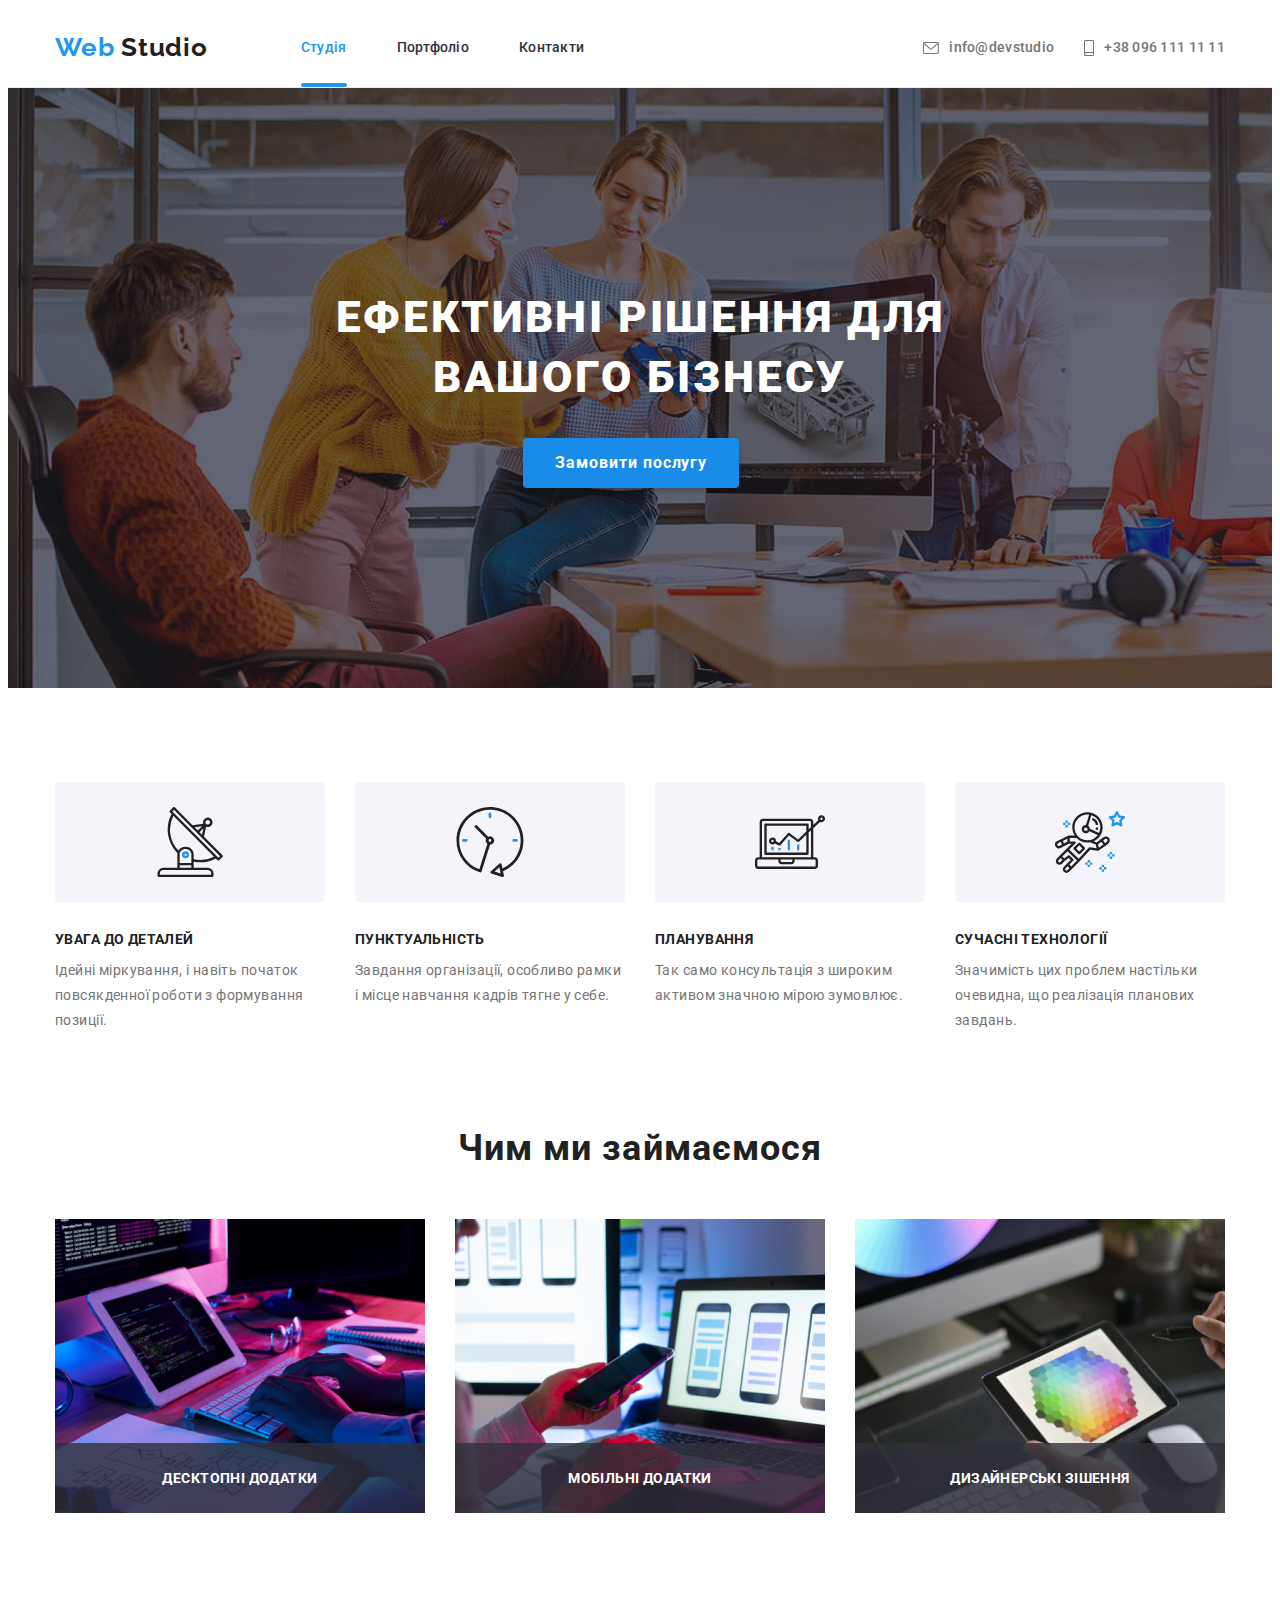
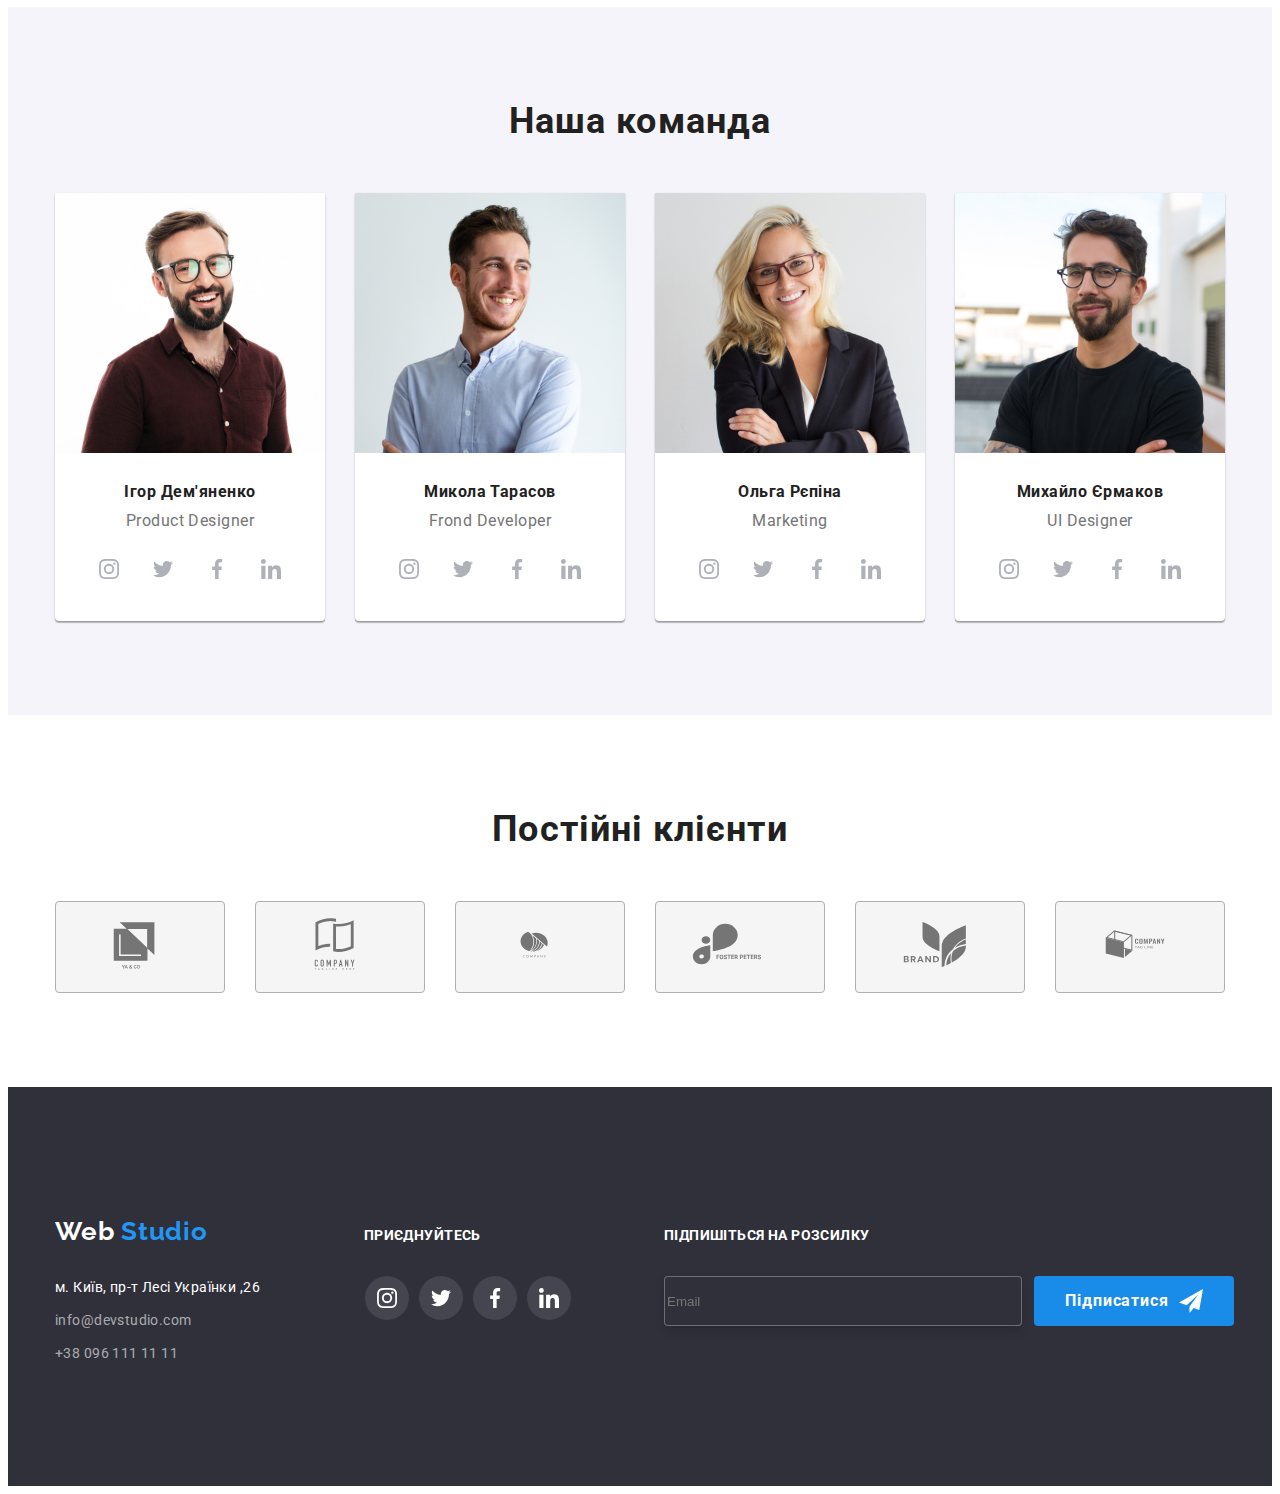
<file: index.html>
<!DOCTYPE html>
<html lang="uk">
  <head>
    <meta charset="UTF-8" />
    <meta http-equiv="X-UA-Compatible" content="IE=edge" />
    <meta name="viewport" content="width=device-width, initial-scale=1.0" />

    <title>web studio</title>
    
    <link rel="preconnect" href="https://fonts.googleapis.com">
    <link rel="preconnect" href="https://fonts.gstatic.com" crossorigin>


    <link href="https://fonts.googleapis.com/css2?family=Montserrat:wght@400;700&family=Raleway:wght@700&family=Roboto:wght@400;500;700;900&display=swap" rel="stylesheet">
     <link rel="stylesheet" href="https://cdnjs.cloudflare.com/ajax/libs/modern-normalize/1.1.0/modern-normalize.min.css" integrity="sha512-wpPYUAdjBVSE4KJnH1VR1HeZfpl1ub8YT/NKx4PuQ5NmX2tKuGu6U/JRp5y+Y8XG2tV+wKQpNHVUX03MfMFn9Q==" crossorigin="anonymous" referrerpolicy="no-referrer" />
     <link rel="stylesheet" href="./css/stille.css" />
  </head>
  <body>
    <!-- шапка -->
    
    <header class="title-header ">
      <div class="container heder-nav">
      
         <a href="./index.html" class="log"> Web <span  class="stile-log">Studio </span></a> 
       <nav class="nav">
        <ul class="title-nav list ">
          <li class="text-nav ">
            <a href="./index.html" class="link-nav link corent "> Студія </a>
          </li>
          <li class="text-nav ">
            <a href="./portfolio.html" class="link-nav link"> Портфоліо </a>
          </li>
          <li class="text-nav ">
            <a href="" class="link-nav link"> Контакти </a>
          </li>
        </ul> 
      </nav>
        <ul class="title-nav-addres list">
          <li class="title-addres ">           
            <a href="mailto:info@devstudio.com" class="milto-addres link" > 
              <svg class="icon-nav" width="16" hight="12">
                <use href="./imeges/icons.svg#icon-mail-hover">
                  </use>
                  </svg>
                  info@devstudio
                 </a>
          </li>
          <li class="title-addres-smartfon ">
            <a href="tel:+380961111111" class="tel-addres link" > 
              <svg class="icon-nav" width="10" hight="16">
                <use href="./imeges/icons.svg#icon-smartphone">
                  </use>
                  </svg>
              +38 096 111 11 11 
            </a>
          </li>
        </ul>  
       </div>
        </header>
          
    <!--  -------------------HIRO----------------- -->
    <main class="main">
      <section class="hiro ">
          <div class="container">
          <h1 class="text-hiro">ЕФЕКТИВНІ РІШЕННЯ ДЛЯ ВАШОГО БІЗНЕСУ </h1>
      
          <button type="button" class="button hiro-button"data-modal-open >Замовити послугу</button> 
        </div>
        </section>
        <!-- --------------------WORK-------------------- -->
        
         
        <section class="work ">
          <div class="container">
         <h2 class="visually-hidden">  examples of our work  </h2>
        <ul class="title-work list">
          <li class="list-work ">
            <div class="work-icons">
              <svg class="icon-card" width="70" height="70">
                <use href="./imeges/icons.svg#icon-antena">

                </use>
              </svg>
            </div>
            <h3 class="text-work">УВАГА ДО ДЕТАЛЕЙ</h3>
            <p class="desckription">
              Ідейні міркування, і навіть початок повсякденної роботи з
              формування позиції.
            </p>
            
          </li>
          <li class="list-work ">
            <div class="work-icons">
              <svg class="icon-card" width="70" height="70">
                <use href="./imeges/icons.svg#icon-clock-1">

                </use>
              </svg>
            </div>
            <h3 class="text-work">ПУНКТУАЛЬНІСТЬ</h3>
            <p class="desckription">
              Завдання організації, особливо рамки і місце навчання кадрів тягне
              у себе.
            </p>
          </li>
          <li class="list-work ">
            <div class="work-icons">
              <svg class="icon-card" width="70" height="70">
                <use href="./imeges/icons.svg#icon-diagram-1">

                </use>
              </svg>
            </div>
            <h3 class="text-work">ПЛАНУВАННЯ</h3>
            <p class="desckription">
              Так само консультація з широким активом значною мірою зумовлює.
            </p>
          </li>
          <li class="list-work ">
            <div class="work-icons">
              <svg class="icon-card" width="70" height="70">
                <use href="./imeges/icons.svg#icon-astronaut-1">

                </use>
              </svg>
            </div>
            <h3 class="text-work">СУЧАСНІ ТЕХНОЛОГІЇ</h3>
            <p class="desckription">
              Значимість цих проблем настільки очевидна, що реалізація планових
              завдань.
            </p>
          </li>
        </ul> 
        </div>
        </section>      
        
      
      <!-- --------------------GALLERY__________________типы направления-->
    <section class="gallery">  
      <div class="container">
        <h2 class="text-gallery">Чим ми займаємося</h2>
        <ul class="title-gallery list">
          <li class="item-gallery ">
            <img src="imeges/img.jpg" alt="чим ми займаємось" width="370" class="pikt-gallery" />
              <div class="list-posihen">
                <p class="desckript-posihen">
                 ДЕСКТОПНІ ДОДАТКИ
                </p>
              </div>
          </li>
          <li class="item-gallery">
            <img src="imeges/img1,1.jpg" alt="додатки" width="370" class="pikt-gallery" />
            <div class="list-posihen">
              <p class="desckript-posihen">
              МОБІЛЬНІ ДОДАТКИ
              </p>
            </div>
          </li>
          <li class="item-gallery">
            <img src="imeges/img1,2.jpg" alt="лизайн" width="370" class="pikt-gallery" />
            <div class="list-posihen">
              <p class="desckript-posihen">
                ДИЗАЙНЕРСЬКІ ЗІШЕННЯ
              </p>
            </div>
          </li>
        </ul>
        </div>
     </section>
      <!-----------------COMMAND------------команда-->
      <section class="command">
        <div class="container">
        <h2 class="text-command">Наша команда</h2>
        <ul class="title-command list">
          <li class="list-command">
              <img src="imeges/img1.jpg" alt="Ігор" width="270" class="pict-command" />
            <div class="contener-text">   
              <h3 class="title-text">Ігор Дем'яненко</h3>
              <p class="com" lang="en">Product Designer</p>
              <ul class="social-list list">
                <li class="social-item">
                  <a class="social-link link" href=""
                  target="_blank"
                  rel="noopener noreferrer"
                  aria-label="instagram">
                <svg class="social-icon" width="20" height="20">
                  <use href="./imeges/icons.svg#icon-instagram-2">

                  </use>
                </svg>
                </a>
                </li>
                <li class="social-item">
                  <a class="social-link link" href=""
                  target="_blank"
                  rel="noopener noreferrer"
                  aria-label="twitter">
                <svg class="social-icon" width="20" height="20">
                  <use href="./imeges/icons.svg#icon-twitter-1">

                  </use>
                </svg>
                </a>
                </li>
                <li class="social-item">
                  <a class="social-link link" href=""
                  target="_blank"
                  rel="noopener noreferrer"
                  aria-label="facebook">
                <svg class="social-icon" width="20" height="20">
                  <use href="./imeges/icons.svg#icon-facebook-1">

                  </use>
                </svg>
                </a>
                </li>
                <li class="social-item">
                  <a class="social-link link" href=""
                  target="_blank"
                  rel="noopener noreferrer"
                  aria-label="linkedin">
                <svg class="social-icon" width="20" height="20">
                  <use href="./imeges/icons.svg#icon-linkedin-1">

                  </use>
                </svg>
                </a>
                </li>
              </ul>
            </div>
          </li>
          <li class="list-command">
            <img src="imeges/img2.jpg" alt="Ольга" width="270" class="pict-command" />
           <div class="contener-text">   
            <h3 class="title-text">Микола Тарасов</h3>
            <p class="com" lang="en">Frond Developer</p>
            <ul class="social-list list">
              <li class="social-item">
                <a class="social-link link" href=""
                target="_blank"
                rel="noopener noreferrer"
                aria-label="instagram">
              <svg class="social-icon" width="20" height="20">
                <use href="./imeges/icons.svg#icon-instagram-2">

                </use>
              </svg>
              </a>
              </li>
              <li class="social-item">
                <a class="social-link link" href=""
                target="_blank"
                rel="noopener noreferrer"
                aria-label="twitter">
              <svg class="social-icon" width="20" height="20">
                <use href="./imeges/icons.svg#icon-twitter-1">

                </use>
              </svg>
              </a>
              </li>
              <li class="social-item">
                <a class="social-link link" href=""
                target="_blank"
                rel="noopener noreferrer"
                aria-label="facebook">
              <svg class="social-icon" width="20" height="20">
                <use href="./imeges/icons.svg#icon-facebook-1">

                </use>
              </svg>
              </a>
              </li>
              <li class="social-item">
                <a class="social-link link" href=""
                target="_blank"
                rel="noopener noreferrer"
                aria-label="linkedin">
              <svg class="social-icon" width="20" height="20">
                <use href="./imeges/icons.svg#icon-linkedin-1">

                </use>
              </svg>
              </a>
              </li>
            </ul>
           </div> 
          </li>
          <li class="list-command">
            <img src="imeges/img3.jpg" alt="Микола" width="270" class="pict-command" />
           <div class="contener-text">   
            <h3 class="title-text"> Ольга Рєпіна</h3>
            <p class="com" lang="en">Marketing</p>
            <ul class="social-list list">
              <li class="social-item">
                <a class="social-link link" href=""
                target="_blank"
                rel="noopener noreferrer"
                aria-label="instagram">
              <svg class="social-icon" width="20" height="20">
                <use href="./imeges/icons.svg#icon-instagram-2">

                </use>
              </svg>
              </a>
              </li>
              <li class="social-item">
                <a class="social-link link" href=""
                target="_blank"
                rel="noopener noreferrer"
                aria-label="twitter">
              <svg class="social-icon" width="20" height="20">
                <use href="./imeges/icons.svg#icon-twitter-1">

                </use>
              </svg>
              </a>
              </li>
              <li class="social-item">
                <a class="social-link link" href=""
                target="_blank"
                rel="noopener noreferrer"
                aria-label="facebook">
              <svg class="social-icon" width="20" height="20">
                <use href="./imeges/icons.svg#icon-facebook-1">

                </use>
              </svg>
              </a>
              </li>
              <li class="social-item">
                <a class="social-link link" href=""
                target="_blank"
                rel="noopener noreferrer"
                aria-label="linkedin">
              <svg class="social-icon" width="20" height="20">
                <use href="./imeges/icons.svg#icon-linkedin-1">

                </use>
              </svg>
              </a>
              </li>
            </ul>
           </div> 
          </li>
          <li class="list-command">
            <img src="imeges/img4.jpg" alt=" Михайло" width="270" class="pict-command" />
            <div class="contener-text">   
            <h3 class="title-text">Михайло Єрмаков</h3>
            <p class="com" lang="en">UI Designer</p>
            <ul class="social-list list">
              <li class="social-item">
                <a class="social-link link" href=""
                target="_blank"
                rel="noopener noreferrer"
                aria-label="instagram">
              <svg class="social-icon" width="20" height="20">
                <use href="./imeges/icons.svg#icon-instagram-2">

                </use>
              </svg>
              </a>
              </li>
              <li class="social-item">
                <a class="social-link link" href=""
                target="_blank"
                rel="noopener noreferrer"
                aria-label="twitter">
              <svg class="social-icon" width="20" height="20">
                <use href="./imeges/icons.svg#icon-twitter-1">

                </use>
              </svg>
              </a>
              </li>
              <li class="social-item">
                <a class="social-link link" href=""
                target="_blank"
                rel="noopener noreferrer"
                aria-label="facebook">
              <svg class="social-icon" width="20" height="20">
                <use href="./imeges/icons.svg#icon-facebook-1">

                </use>
              </svg>
              </a>
              </li>
              <li class="social-item">
                <a class="social-link link" href=""
                target="_blank"
                rel="noopener noreferrer"
                aria-label="linkedin">
              <svg class="social-icon" width="20" height="20">
                <use href="./imeges/icons.svg#icon-linkedin-1">

                </use>
              </svg>
              </a>
              </li>
            </ul>
            </div>
          </li>
        </ul>
        </div>
      </section>
      <section>
        <div class="container">
          <h3 class="client">  Постійні клієнти </h3>
          <ul class="icons-list list">
            <li class="client-list">
              <a class="link" href=""
                  target="_blank"
                  rel="noopener noreferrer"
                  aria-label="">
                  <svg class="icon-nav" width="106" height="60">
                    <use href="./imeges/icons.svg#icon-Logo">
    
                    </use>
                  </svg>
                </a>
            </li>
            <li class="client-list">
              <a class="link" href=""
                  target="_blank"
                  rel="noopener noreferrer"
                  aria-label="">
                  <svg class="icon-nav" width="106" height="60">
                    <use href="./imeges/icons.svg#icon-Logo-1">
    
                    </use>
                  </svg>
                </a>
            </li>
            <li class="client-list">
              <a class="link" href=""
                  target="_blank"
                  rel="noopener noreferrer"
                  aria-label="">
                  <svg class="icon-nav" width="106" height="60">
                    <use href="./imeges/icons.svg#icon-Client-3">
    
                    </use>
                  </svg>
                </a>
            </li>
            <li class="client-list">
              <a class="link" href=""
                  target="_blank"
                  rel="noopener noreferrer"
                  aria-label="">
                  <svg class="icon-nav" width="106" height="60">
                    <use href="./imeges/icons.svg#icon-Logo-2">
    
                    </use>
                  </svg>
                </a>
            </li>
            <li class="client-list">
              <a class="link" href=""
                  target="_blank"
                  rel="noopener noreferrer"
                  aria-label="">
                  <svg class="icon-nav" width="106" height="60">
                    <use href="./imeges/icons.svg#icon-Logo-3">
    
                    </use>
                  </svg>
                </a>
            </li>
            <li class="client-list">
              <a class="link" href=""
                  target="_blank"
                  rel="noopener noreferrer"
                  aria-label="">
                  <svg class="icon-nav" width="106" height="60">
                    <use href="./imeges/icons.svg#icon-Client-6">
    
                    </use>
                  </svg>
                </a>
            </li>
          </ul>
        </div>
      </section>

    </main>
    <!--футор-->
    <footer class="footer">
      <div class="container container-footer">
        <div class="foter-log">
      <a href="./index.html" class="log footer-log"> 
        <span  class="stile-log-footer">Web</span> Studio 
      </a>
      <p class="footer-peyg">приєднуйтесь</p>
      <p class="footer-peyg podpis">Підпишіться на розсилку</p>
        </div>
      <address class="address-footer">
        <ul class="title-footer list">
          <li class="list-footer">
            <a href="https://goo.gl/maps/6wECr7rhoGCpPzAa8" target="_blank" class="link-blank link" > 
              м. Київ, пр-т Лесі Українки ,26
            </a>
            
          </li>
          <li class="list-footer">
            <a href="mailto:info@devstudio.com"  class="link-footer link" > info@devstudio.com </a>
          </li>
          <li class="list-footer">
            <a href="tel:+380961111111"  class="link-footer link"> +38 096 111 11 11 </a>
          </li>
        </ul>
        <ul class="list icons-lists">
          <li class="icons-li">
            <a class="icons-link" href="" target="_blank" rel="noopener noreferrer" aria-label="Instagram">
                <svg class="icons-social" width="20" height="20">
                  <use href="./imeges/icons.svg#icon-instagram-2"></use>
                </svg>
              </a>
          </li>
          <li class="icons-li">
            <a class="icons-link" href="" target="_blank" rel="noopener noreferrer" aria-label="twitter">
                <svg class="icons-social" width="20" height="20">
                  <use href="./imeges/icons.svg#icon-twitter-1"></use>
                </svg>
              </a>
          </li>
          <li class="icons-li">
            <a class="icons-link" href="" target="_blank" rel="noopener noreferrer" aria-label="facebook">
                <svg class="icons-social" width="20" height="20">
                  <use href="./imeges/icons.svg#icon-facebook-1"></use>
                </svg>
              </a>
          </li>
          <li class="icons-li">
            <a class="icons-link" href="" target="_blank" rel="noopener noreferrer" aria-label="linkedin">
                <svg class="icons-social" width="20" height="20">
                  <use href="./imeges/icons.svg#icon-linkedin-1"></use>
                </svg>
              </a>
          </li>
        </ul>
 <div class="foter-meseg">
      <form action="podpisn" class="foter-form">
        <label for="email"class="form-label">
          <input type="email" class="foter-input" name="Email" placeholder="Email">
        </label>
      </form>
      <button type="submit" class="button footer-btn ">Підписатися
        <svg class="foter-icon-btn " width="24" height="24">
          <use href="./imeges/icons.svg#telg"></use>
          </svg>
      </button>
      </div>
      </address>
     
    </footer>
    <!-------modal--------->
    <div class="backdrop is-hidden" data-modal >
     <div class="modal">
      <p class="modal-peug">Залиште свої дані, ми вам передзвонимо</p>
      <button class="modal-btn "data-modal-close >
       <svg class="modal-iconss " width="11" height="11">
        <use href="./imeges/icons.svg#icon-madal"></use>
        </svg> 
      </button>
      <form class="modal-form">
          <label class="modal-lable">
            Ім'я 
          <input type="text" class="modal-input" id="name" />
          <svg class="modal-mans icon-m" width="12" height="12">
          <use href="./imeges/icons.svg#man"></use>
          </svg>   
          </label>
        <label for=""class="modal-lable">
          Телефон 
          <input type="tel" class="modal-input">
          <svg class="modal-phon icon-m" width="14" height="14">
            <use href="./imeges/icons.svg#phon"></use>
            </svg>
        </label>
          <label class="modal-lable">
          Пошта 
          <input type="mail" class="modal-input" >
          <svg class="modal-mail icon-m" width="16" height="12">
            <use href="./imeges/icons.svg#mail"></use>
          </svg>
        </label>
        <label for=""class="modal-lable">
          Коментар
          <textarea name="coment" row="5" class="modal-coment " placeholder="введіть текст"></textarea>
        </label>
        <label for=""class="modal-lable">
          <input type="checkbox" class="checkbox">
          Погоджуюся з розсилкою та приймаю 
          <a class="modal-link ">Умови договору</a>
        </label>       
      </form>
      <button  type="submit" class="button form-btn">Відправити</button>

    </div>
    <script src="./modal.js"></script>
  </body>
</html>
</file>
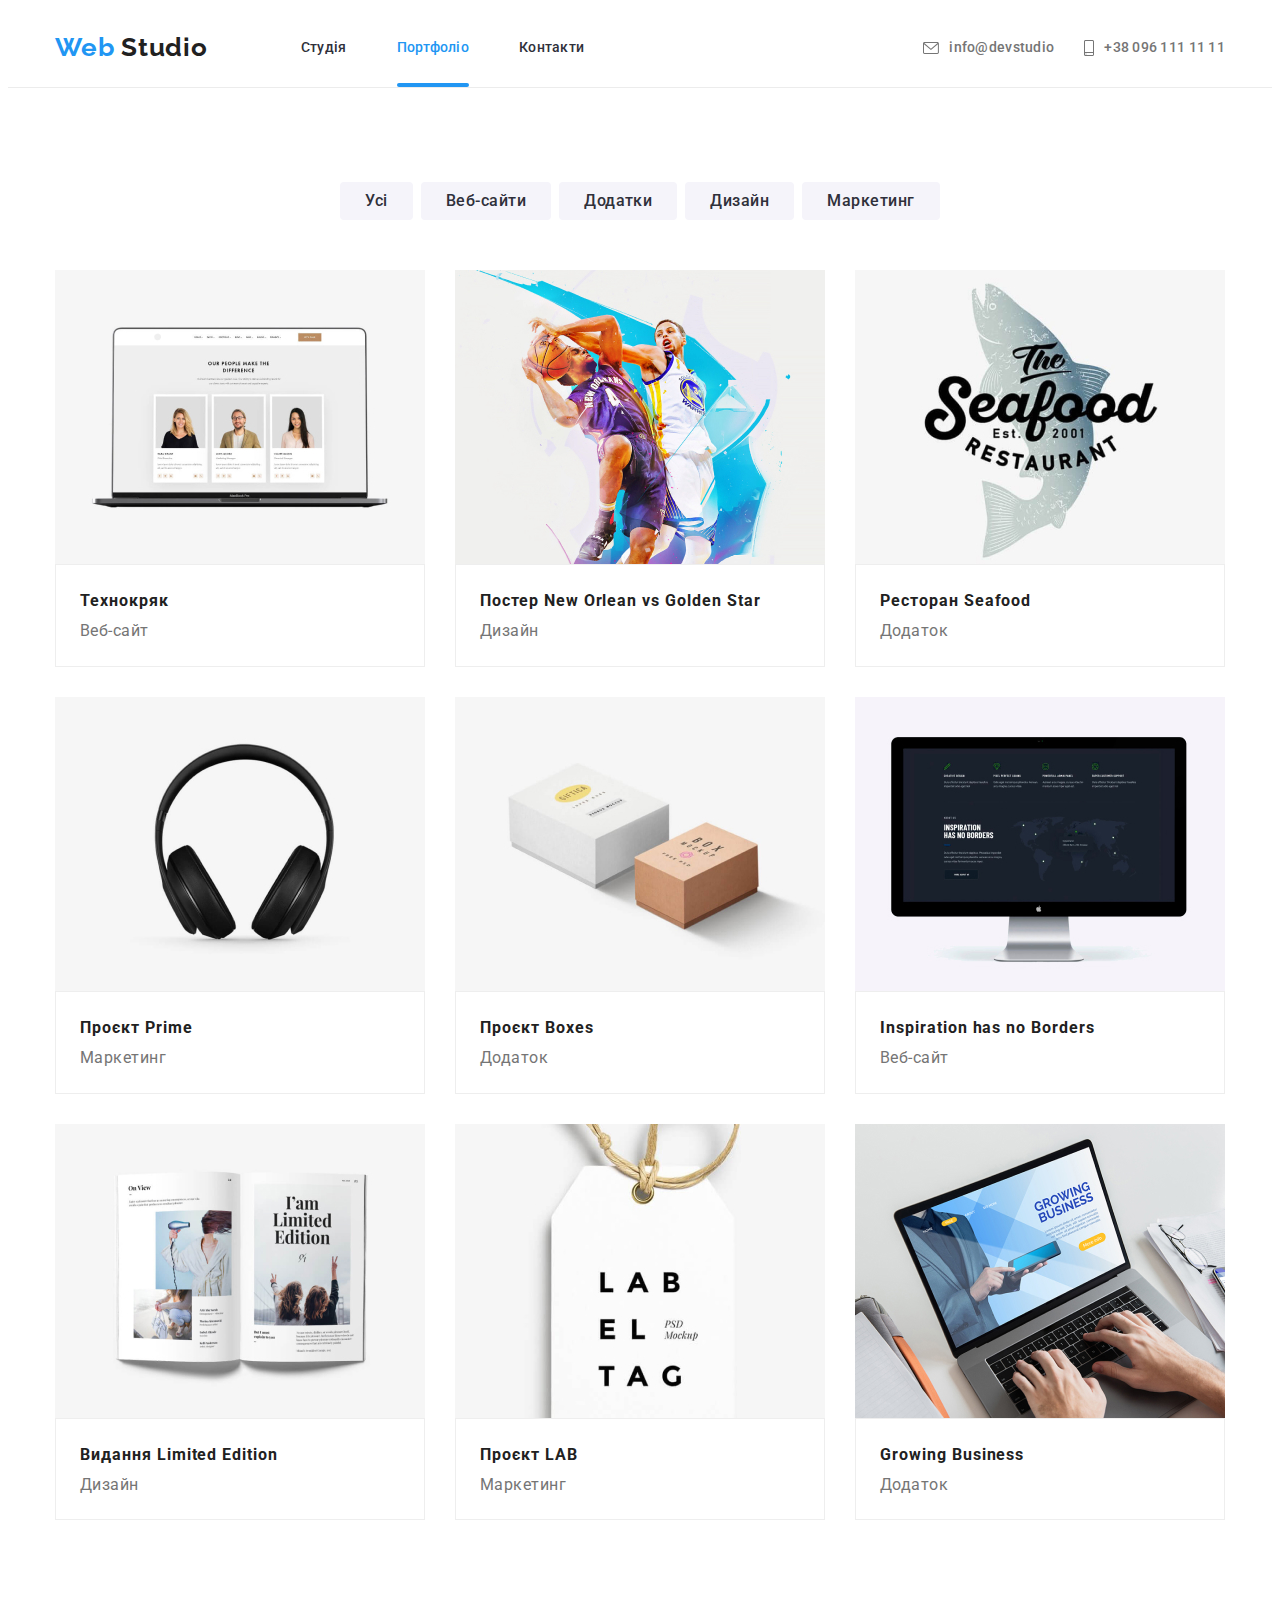
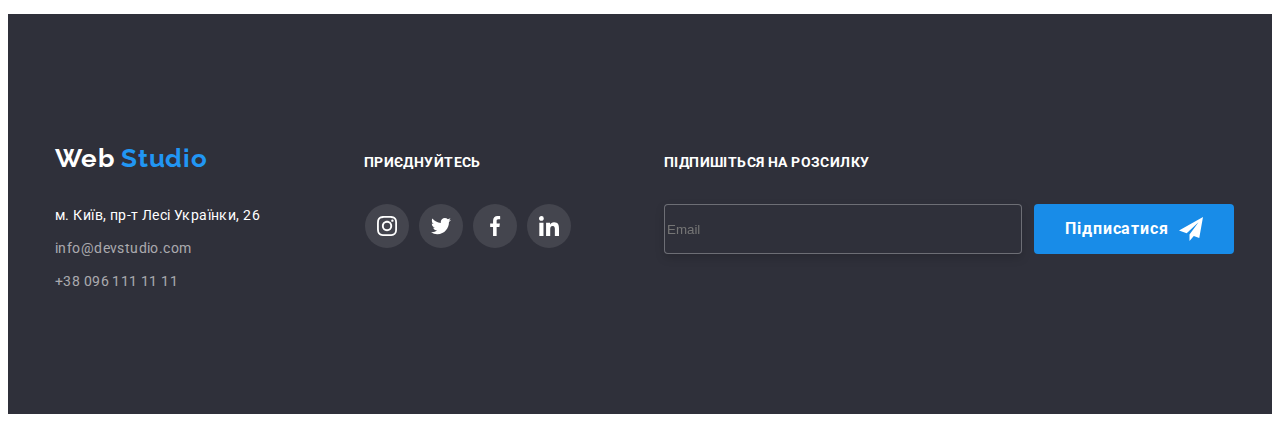
<file: portfolio.html>
<!DOCTYPE html>
<html lang="uk">
<head>
        <meta charset="UTF-8">
        <meta http-equiv="X-UA-Compatible" content="IE=edge">
        <meta name="viewport" content="width=device-width, initial-scale=1.0">
        
        <title>portfolio</title>
        <link rel="stylesheet" href="https://cdnjs.cloudflare.com/ajax/libs/modern-normalize/1.1.0/modern-normalize.min.css" integrity="sha512-wpPYUAdjBVSE4KJnH1VR1HeZfpl1ub8YT/NKx4PuQ5NmX2tKuGu6U/JRp5y+Y8XG2tV+wKQpNHVUX03MfMFn9Q==" crossorigin="anonymous" referrerpolicy="no-referrer" />
        <link rel="preconnect" href="https://fonts.googleapis.com">
    <link rel="preconnect" href="https://fonts.gstatic.com" crossorigin>
    <link href="https://fonts.googleapis.com/css2?family=Montserrat:wght@400;700&family=Raleway:wght@700&family=Roboto:wght@400;500;700;900&display=swap" rel="stylesheet">
    <link rel="stylesheet" href="./css/stille.css" />
</head>
<body>
         <!-- шапка -->  
         <header class="title-header ">
          <div class="container heder-nav">
          
             <a href="./index.html" class="log"> Web <span  class="stile-log">Studio </span></a> 
           <nav class="nav">
            <ul class="title-nav list ">
              <li class="text-nav ">
                <a href="./index.html" class="link-nav link "> Студія </a>
              </li>
              <li class="text-nav ">
                <a href="./portfolio.html" class="link-nav link corent"> Портфоліо </a>
              </li>
              <li class="text-nav ">
                <a href="" class="link-nav link"> Контакти </a>
              </li>
            </ul> 
          </nav>
            <ul class="title-nav-addres list">
              <li class="title-addres ">           
                <a href="mailto:info@devstudio.com" class="milto-addres link" > 
                  <svg class="icon-nav" width="16" hight="12">
                    <use href="./imeges/icons.svg#icon-mail-hover">
                      </use>
                      </svg>
                      info@devstudio
                     </a>
              </li>
              <li class="title-addres-smartfon ">
                <a href="tel:+380961111111" class="tel-addres link" > 
                  <svg class="icon-nav" width="10" hight="16">
                    <use href="./imeges/icons.svg#icon-smartphone">
                      </use>
                      </svg>
                  +38 096 111 11 11 
                </a>
              </li>
            </ul>  
           </div>
            </header>
      
        <main  class="main-port">
          <section class="section">
           <div class="container">
            <ul class=" button-list list">
          
                
                <li class="stile-button">  <button type="button" class=" port-button"> Усі</button>   </li> 
                <li class="stile-button">  <button type="button" class=" port-button">Веб-сайти</button>  </li> 
                <li class="stile-button"> <button type="button" class=" port-button">Додатки </button> </li> 
                <li class="stile-button"> <button type="button" class=" port-button">Дизайн</button> </li>
                <li class="stile-button">  <button type="button" class=" port-button">Маркетинг </button> </li>
          </ul>
           
          
                <ul class="list flex-portfolio">
                        <li class="main-list "> <a href="" class="portfolio-piktory link">
                          <div class="tim-tumb">
                         <img src="./imeges/netbookCom.jpg" alt="noutbok" width="370px"
                         height="294px" />
                         <div class="modal-port">
                          <p class="desk-modal">
                            Ресурс пропонує комплексні пропозиції з різним
                            рівнем функціоналу та сервісів. Все це дозволить 
                            відвідувачу отримати вичерпні відомості про 
                            компанію чи приватну особу.
                          </p>
                         </div>
                        </div>
                         <div class="port-wrap" >
                         <h3 class="h-port" >Технокряк</h3>
                         <p class="desckription-port"> Веб-сайт </p>
                        </div></a>   
                        
                         </li>
                        <li class="main-list"> <a href="" class="portfolio-piktory link">
                         <img src="./imeges/basket.jpg" alt="basketbols" width="370px" height="294px"/> 
                         <div class="port-wrap">
                         <h3 class="h-port" >Постер New Orlean vs Golden Star</h3>
                         <p class="desckription-port"> Дизайн </p>
                        </div></a>
                         </li>
                         <li class="main-list"> <a href="" class="portfolio-piktory link">
                        <img src="./imeges/seabot.jpg" alt="seabot" width="370px" height="294px"/>
                        <div class="port-wrap">  
                        <h3 class="h-port" >Ресторан Seafood</h3>
                        <p class="desckription-port"> Додаток </p> </div></a>
                        </li>
                        <li class="main-list"> <a href="" class="portfolio-piktory link">
                        <img src="./imeges/headpfones.jpg" alt="headpfones" width="370px" height="294px"/> 
                        <div class="port-wrap">
                        <h3 class="h-port" > Проєкт Prime</h3>
                         <p class="desckription-port"> Маркетинг </p>
                        </div></a>
                         </li>
                        <li class="main-list"> <a href="" class="portfolio-piktory link">
                        <img src="./imeges/pakk.jpg" alt="pakk" width="370px" height="294px"/> 
                        <div class="port-wrap">
                        <h3 class="h-port" >Проєкт Boxes</h3>
                        <p class="desckription-port"> Додаток </p>
                      </div></a>
                         </li>
                        <li class="main-list"> <a href="" class="portfolio-piktory link">
                        <img src="./imeges/monitor.jpg" alt="monitor" width="370px" height="294px"/>
                        <div class="port-wrap" >
                        <h3 class="h-port" >Inspiration has no Borders</h3>
                        <p class="desckription-port"> Веб-сайт </p>
                      </div></a>
                         </li>
                        <li class="main-list"> <a href="" class="portfolio-piktory link">
                        <img src="./imeges/books.jpg" alt="books" width="370px" height="294px"/>
                        <div class="port-wrap">
                        <h3 class="h-port" >Видання Limited Edition</h3>
                        <p class="desckription-port"> Дизайн  </p>
                      </div></a> 
                         </li>
                        <li class="main-list"> <a href="" class="portfolio-piktory link">
                        <img src="./imeges/lible.jpg" alt="lible" width="370px" height="294px"/>
                        <div class="port-wrap">
                        <h3 class="h-port" >Проєкт LAB</h3>
                        <p class="desckription-port"> Маркетинг </p>
                      </div></a>
                         </li>
                        <li class="main-list"> <a href="" class="portfolio-piktory link">
                        <img src="./imeges/netbook.jpg" alt="netbook" width="370px" height="294px"/>
                        <div class="port-wrap">
                          <h3 class="h-port" lang="en" >Growing Business  </h3>
                        <p class="desckription-port"> Додаток </p> 
                      </div></a>
                         </li>
                </ul>
                </div>
          </section>
          
            
        </main>
        <footer class="footer">
          <div class="container container-footer">
            <div class="foter-log">
          <a href="./index.html" class="log footer-log"> 
            <span  class="stile-log-footer">Web</span> Studio 
          </a>
          <p class="footer-peyg">приєднуйтесь</p>
          <p class="footer-peyg podpis">Підпишіться на розсилку</p>
            </div>
          <address class="address-footer">
            <ul class="title-footer list">
              <li class="list-footer">
                <a href="https://goo.gl/maps/6wECr7rhoGCpPzAa8" target="_blank" class="link-blank link" >
                  м. Київ, пр-т Лесі Українки, 26</a>
                
              </li>
              <li class="list-footer">
                <a href="mailto:info@devstudio.com"  class="link-footer link" > info@devstudio.com </a>
              </li>
              <li class="list-footer">
                <a href="tel:+380961111111"  class="link-footer link"> +38 096 111 11 11 </a>
              </li>
            </ul>
            <ul class="list icons-lists">
              <li class="icons-li">
                <a class="icons-link" href="" target="_blank" rel="noopener noreferrer" aria-label="Instagram">
                    <svg class="icons-social" width="20" height="20">
                      <use href="./imeges/icons.svg#icon-instagram-2"></use>
                    </svg>
                  </a>
              </li>
              <li class="icons-li">
                <a class="icons-link" href="" target="_blank" rel="noopener noreferrer" aria-label="twitter">
                    <svg class="icons-social" width="20" height="20">
                      <use href="./imeges/icons.svg#icon-twitter-1"></use>
                    </svg>
                  </a>
              </li>
              <li class="icons-li">
                <a class="icons-link" href="" target="_blank" rel="noopener noreferrer" aria-label="facebook">
                    <svg class="icons-social" width="20" height="20">
                      <use href="./imeges/icons.svg#icon-facebook-1"></use>
                    </svg>
                  </a>
              </li>
              <li class="icons-li">
                <a class="icons-link" href="" target="_blank" rel="noopener noreferrer" aria-label="linkedin">
                    <svg class="icons-social" width="20" height="20">
                      <use href="./imeges/icons.svg#icon-linkedin-1"></use>
                    </svg>
                  </a>
              </li>
            </ul>
     <div class="foter-meseg">
          <form action="podpisn" class="foter-form">
            <label for="email"class="form-label">
              <input type="email" class="foter-input" name="Email" placeholder="Email">
            </label>
          </form>
          <button class="button footer-btn ">Підписатися
            <svg class="foter-icon-btn " width="24" height="24">
              <use href="./imeges/icons.svg#telg"></use>
              </svg>
          </button>
          </div>
          </address>
         
        </footer>
      
        
</body>
</html>
</file>
<file: css/stille.css>
/** @format */

:root {
  --primary-text-color: #757575;
  --title-text-color: #212121;
  --accent-color: #2196f3;
  --poster-text-color: #ffffff;
  --background-color: #2f303a;
  --background-team-color: #f5f4fa;
  --button-color: #188ce8;
  --color-fon: #eeeeee;
  --colo-secktion: #ececec;
  --color-main: #f5f5f5;
  --comand-icons:#AFB1B8;
}
html {
  box-sizing: border-box;
}
*,
*::before,
*::after {
  box-sizing: border-box;
}
body {
  color: var(--primary-text-color);
  font-family: "Roboto", sans-serif;
  background-color: var(--poster-text-color);
  font-size: 14px;
  letter-spacing: 0.03em;
}
h1,
h2,
h3,
h4,
p {
  margin: 0;
}
img 
{
display: block;
max-width: 100%;
height: auto;
}
address
{
  font-style: normal;
}
button
{
  display: block;
  cursor: pointer;
  border: none;
  border-radius: 4px;
}
section
{
  padding-top: 94px;
  padding-bottom: 94px;
}
.container 
{
  width: 1200px;
  margin: 0 auto;
  padding: 0 15px;
}
.list {
  list-style: none;
  margin: 0;
  padding: 0;
}
.link 
{
  text-decoration: none;

  transition-property: color , background-color ;
  transition-duration: 250ms;
}
.link:hover,
.link:focus {
  color: var(--accent-color);
}
.button:hover,
.button:focus {
  background-color: var(--background-team-color);
  color: var(--background-color);
}
.hiro-button {
  margin-top: 30px;
  padding:10px 32px ;
  margin-left: 40%;
  background: var(--accent-color);
  box-shadow: 0px 4px 4px rgba(0, 0, 0, 0.15);
  border-radius: 4px;
}

/*--------------Button portfolio-----------*/
.port-button {
  color: var(--background-color);
  background-color: var(--background-team-color);
  font-family: inherit;
  cursor: pointer;
  font-weight: 500;
  font-size: 16px;
  line-height: 1.62;
  letter-spacing: 0.03em;
  padding: 6px 25px;

  border-color: var(--background-team-color);
  border-radius: 4px;

  transition-property: color , background-color ;
  transition-duration: 250ms;
}
.port-button:hover,
.port-button:focus {
  color: var(--poster-text-color);
  background-color: var(--button-color);

  box-shadow: 0px 3px 1px rgba(0, 0, 0, 0.1), 0px 1px 2px rgba(0, 0, 0, 0.08),
    0px 2px 2px rgba(0, 0, 0, 0.12);
}

.button-list {
  display: flex;
  justify-content: center;
  gap: 8px;
  background-color: var(--poster-text-color);
  
}

/*----------------------------------------HEDER----------------*/


 
.heder-nav
 {
  display: flex;
  flex-direction: row;
  align-items: center;
  
}
.nav 
{
  margin-left: 93px;
}

.title-header {
    border-bottom: 1px solid var(--colo-secktion)
}
.log .link
{
    font-family: 'Raleway', sans-serif;
    font-weight: 700;
    font-size: 26px;
    line-height: 1.2;
}

.log {
  color: var(--accent-color);
  text-decoration: none;
  font-family: "Raleway", sans-serif;
  font-weight: 700;
  font-size: 26px;
  line-height: 1.92;
  letter-spacing: 0.03em;
}
.stile-log {
  color: var(--title-text-color);
}


.title-nav {
  display: flex;
  flex-direction: row;
  column-gap: 50px;
margin-left: auto;
color: var(--title-text-color);
}

.link-nav {
  position: relative;

  display: block;

  font-family: "Roboto", sans-serif;
  text-decoration: none;
  font-weight: 500;
  font-size: 14px;
  line-height: 1.14;
  letter-spacing: 0.02em;
  color: var(--background-color);
}
/*.link-nav::after
{
  position: absolute;
  left: 50%;
  bottom: 0;
  transform: translateX(-50%) scale(0.3);

  content:'';
  display: block;
  width: 100%;
  height: 4px;
  border-radius: 2px;
margin-top: 28px;
  background-color: var(--accent-color);
  opacity: 0;

}*/
/*.link-nav:focus::after,
.link-nav:hover::after
{
  transform: translateX(-50%) scale(1);
  opacity: 1;
}*/
.current {
  color: var(--accent-color);
}
.title-nav-addres {
  display: flex;
  margin-left: auto;
  gap: 30px;
  max-height: 79px;
}
.title-nav-addres .title-addres + .title-addres {
  margin-left: 50px;
}
.milto-addres {
  display: flex;
  align-items: center;
  font-family: "Roboto", sans-serif;
  font-weight: 500;
  font-size: 14px;
  line-height: 1.14;
  letter-spacing: 0.02em;
  color: var(--primary-text-color);

}
.icon-nav
{
  fill: var(--primary-text-color);
  margin-right: 10px;
  
}
.link:hover .icon-nav,
.link:focus .icon-nav
{
  fill: var(--accent-color);
}
.tel-addres {
  display: flex;
  align-items: center;
  font-family: "Roboto", sans-serif;
  text-decoration: none;
  font-weight: 500;
  font-size: 14px;
  line-height: 1.14;
  letter-spacing: 0.02em;
  color: var(--primary-text-color);
}
.title-addres
{
  display: flex;
  align-items: center;
  justify-content: center;
 
}
.title-addres-smartfon
{
  display: flex;
  align-items: center;
  justify-content: center;
 
}
/*.icon-mail
{

}*/
/*-------------------------------------------HIRO-----------------------*/


.hiro {
 background-image:linear-gradient(rgba(47, 48, 58, 0.4),
 rgba(47, 48, 58, 0.4)),
  url('../imeges/hiro.jpg');
  min-height: 600px;
  max-width: 1600px;
   margin-left: auto;
   margin-right: auto;
 background-color: var(--background-color);
  padding: 200px 0;
  text-align: center;
}


.text-hiro {
  color: var(--poster-text-color);
  margin: 0 auto 30px; 
  width:692px;
  
  font-family: 'Roboto', sans-serif;
  font-weight: 900;
  font-size: 44px;
  line-height: 1.36;
  letter-spacing: 0.06em;
}

.button {
  color: var(--poster-text-color);
  background-color: var(--button-color);
  font-family: inherit;
  cursor: pointer;
  font-weight: 700;
  font-size: 16px;
  line-height: 1.9;
  letter-spacing: 0.06em;

  transition-property: color , background-color ;
  transition-duration: 250ms;
}

.title-button {
  text-align: center;
}
/*-------------------------WORK------------------*/



.work
{
  padding-bottom: 0;
}
.title-work {
  display: flex;
  gap: 30px;
}

.text-work {
  color: var(--title-text-color);
  font-weight: 700;
  font-size: 14px;
  line-height: 1.14;
  letter-spacing: 0.03em;
  text-transform: uppercase;
  padding-bottom: 10px;
}
.visually-hidden {
  position: absolute;
  width: 1px;
  height: 1px;
  margin: -1px;
  padding: 0;
  overflow: hidden;
  border: 0;
  clip: rect(0 0 0 0);
}
.work-icons
{
  display: flex;
  align-items: center;
  justify-content: center;
  width: 270px;
  height: 120px;
  background-color: var(--background-team-color);
  
  border-radius: 4px;
  margin-bottom: 30px;
}
.icon-card
{
  fill: var(--title-text-color);
}
/*---------GALLERY______-----------*/

.title-gallery {
  display: flex;
  gap: 30px;
 
}
.text-gallery {
  color: var(--title-text-color);
  font-weight: 700;
  font-size: 36px;
  line-height: 1.16;
  text-align: center;
  letter-spacing: 0.03em;
  margin-bottom: 50px;
 
}
.item-gallery
{
  position:relative;
}

.list-posihen
{
  left: 50%;
  transform: translate(-50%, 0);
  position: absolute;
  bottom: 0;
  background-color: rgba(47, 48, 58, 0.8);
  display: flex;
  min-height: 70px;
  min-width: 370px;
  justify-content: center;
  align-items: center;
}

.desckript-posihen
{
   font-family: 'Roboto';
   font-weight: 700;
   font-size: 14px;
   line-height: 16px;
   text-align: center;
  letter-spacing: 0.03em;
  color:var(--poster-text-color);
}
/*----------COMMAND--------------*/
.command
 {

  background-color: var(--background-team-color);
  padding: 94px 0;
}
  
.title-command 
{
  display: flex;
  justify-content: center;
  gap: 30px;
  
}

.list-command {
  background-color: var(--poster-text-color);
  text-align: center;

  box-shadow: 0px 1px 3px rgba(0, 0, 0, 0.12), 0px 1px 1px rgba(0, 0, 0, 0.14),
    0px 2px 1px rgba(0, 0, 0, 0.2);
  border-radius: 0 0 4px 4px;
}

.text-command {
  color: var(--title-text-color);
  font-weight: 700;
  font-size: 36px;
  line-height: 1.16;
  text-align: center;
  letter-spacing: 0.03em;

  margin-bottom: 50px;
}
.com
{
  font-family: "Roboto";
  color: var(--primary-text-color);
  font-weight: 400;
  font-size: 16px;
  line-height: 1.18;
  letter-spacing: 0.03em;
}
.title-text {
  color: var(--title-text-color);
  font-weight: 700;
  font-size: 16px;
  line-height: 1.18;
  letter-spacing: 0.03em;
  margin-bottom: 10px;

}
.contener-text
{
      padding: 30px  0;
}
.social-list
{
  display: flex;
  justify-content: center;
  gap: 10px;
  margin-top: 16px;
}
.social-link
{
  display: flex;
  justify-content: center;
  align-items:center ;
  width: 44px;
  height: 44px;
  border-radius: 50%;
background-color: var(--poster-text-color);
color: var(--comand-icons);

  
}
.social-link:hover,
.social-link:focus
{
  background-color: var(--accent-color);
}
.social-link:hover .social-icon,
.social-link:focus .social-icon
{
  
  fill:#fff;
}
.social-icon
{
  fill: var(--comand-icons);
 
}
/*------------------CLIENT-----------------------------------*/
.client
{
font-family: 'Roboto';
font-style: normal;
font-weight: 700;
font-size: 36px;
line-height: 1.16;
text-align: center;
letter-spacing: 0.03em;
color: var(--title-text-color);
}
.icons-list
{
  display: flex;
  align-items: center;
  gap: 30px;
  margin-top: 50px;
}
.client-list
{
  display: flex;
  align-items: center;
  justify-content: center;
  width: 170px;
  height: 92px;
  border: 1px solid #AFB1B8;
  border-radius: 4px;
  background-color: var(--color-main);
}
/*-----------------------STILE DESCRIPTION------------------*/


.desckription {
  font-family: "Roboto";
  color: var(--primary-text-color);
  font-weight: 400;
  font-size: 14px;
  line-height: 1.8;
  letter-spacing: 0.03em;
}


/*-----------------------PORTFOLIO-STILE------------------*/
.corent
{
  position: relative;
  color: var(--accent-color);
}
.corent::after
{
  position: absolute;
 
  content:'';
  display: block;
  width: 100%;
  height: 4px;
  border-radius: 2px;
  margin-top: 28px;
  background-color: var(--accent-color);
}


.flex-portfolio {
  display: flex;
  flex-wrap: wrap;
  gap: 30px;
 margin-top: 50px;
}

.desckription-port {
  font-family: "Roboto", sans-serif;
  font-weight: 400;
  font-size: 16px;
  line-height: 1.8;
  letter-spacing: 0.03em;
  color: var(--primary-text-color);
  
}
.h-port {
color: var(--title-text-color);
font-style: normal;
font-weight: 700;
font-size: 16px;
line-height: 2;
letter-spacing: 0.06em;
}
.port-wrap
{
  padding: 20px 24px;
  border: 1px  solid #EEEEEE;
}
.portfolio-piktory
{
  display: block;
  transition-property: color , background-color ;
  transition-duration: 250ms;
}
.portfolio-piktory:hover,
.portfolio-piktory:focus
{
  
box-shadow: 0px 1px 1px rgba(0, 0, 0, 0.12),
 0px 4px 4px rgba(0, 0, 0, 0.06),
 1px 4px 6px rgba(0, 0, 0, 0.16);
}
.main-list
{
  position: relative;
  transition-property: color , background-color ;
  transition-duration: 250ms;
}
/*.main-list:hover .modal
{
  display: block;
  

}*/
/*----modal-port-----*/
.tim-tumb
{
  position: relative;
  overflow: hidden;
}
.modal-port
{
  position: absolute;
  top: 0;
  left: 0;
  width: 100%;
  height: 100%;
  background-color:rgba(33, 150, 243, 0.9);
  backdrop-filter: blu(1px);
  
  display:flex;
  justify-content: center;
  align-items: center;
  
  padding: 0 25px;
  transform: translateY(100%);
  transition: transform 250ms;
  user-select: none;
  /*display: none;*/
 
}
.main-list:hover .modal-port
{
  transform: translate(0);
}
.desk-modal
{
  font-family: 'Roboto';
  font-style: normal;
  font-weight: 400;
  font-size: 18px;
  line-height: 28px;
  letter-spacing: 0.03em;
  color: var(--poster-text-color);

}
/* ----port-wrap-------------------------------footer style-------------------------*/

.footer {
  background: var(--background-color);
 padding: 60px 0;
}
.container-footer
{
  padding-top: 60px;
  padding-bottom: 60px;
}



.stile-log-footer {
  color: var(--poster-text-color);
  text-decoration: none;
  font-family: "Raleway", sans-serif;
}
.foter-log {
  font-weight: 700;
  font-size: 26px;
  line-height: 1.2;
  letter-spacing: 0.03em;

  display: flex;
  align-items: baseline;
  margin-bottom: 20px;
  gap:156px;
}
.address-footer {
  display:flex;
  font-style: normal;
  line-height: 1.7;
}

.list-footer:not(:first-child) 
{
margin-top: 9px;
}
.icon-footer
{
  display: flex;
  flex: wrap;
}

.link-blank {
  text-decoration: none;
  font-family: "Roboto", sans-serif;
  font-weight: 400;
  font-size: 14px;
  line-height: 1.71;
  letter-spacing: 0.03em;
  color: var(--poster-text-color);
}
.link-footer {
  font-weight: 400;
  font-size: 14px;
  line-height: 1.71;
  letter-spacing: 0.03em;
  color: rgba(255, 255, 255, 0.6);
}
.title-footer
{
  min-width: 210px;
}
.footer-peyg
{
  font-family: 'Roboto';
font-style: normal;
font-weight: 700;
font-size: 14px;
line-height: 1.14;
letter-spacing: 0.03em;
text-transform: uppercase;
color: var(--poster-text-color);

}
.podpis
{
  margin-left: 27px;
}
.icons-lists
{
  display: flex;
  gap: 10px;
  margin-left: 100px;
}

.icons-link
{
    display: flex;
    justify-content: center;
    align-items: center;
    width: 44px;
    height: 44px;
    border-radius: 50%;
    color: var(--basic-white-color);
    background: rgba(255, 255, 255, 0.1); 

    transition-property: color , background-color ;
  transition-duration: 250ms; 
}
.icons-link:hover,
.icons-link:focus
{
  background-color: var(--accent-color);
}
.icons-link
{
  fill:var(--poster-text-color);
}
.foter-meseg
{
  display: flex;
  margin-left: 93px;
}
.foter-input
{
  width: 358px;
  height: 50px;

  border: 1px solid rgba(255, 255, 255, 0.3);
  filter: drop-shadow(0px 4px 4px rgba(0, 0, 0, 0.15));
  border-radius: 4px;
  background-color: var(--background-color);
  color:rgba(255, 255, 255, 0.6);

}
.footer-btn
{
  width: 200px;
  display: flex;
  align-items: center;
  justify-content: center;
  height: 50px;
  margin-left: 12px;
}
.foter-icon-btn
{
  margin-left: 10px;
}
/*-------------modal---------*/
.backdrop

{
position: fixed;
top: 0;
left: 0;

width: 100%;
height: 100%;

border-radius: 4px;
backdrop-filter: blur(2px);

z-index: var(--background-team-color);
border-radius: 4px;

transition: opasity 250ms linear, vinibility 250ms linear;
}
.backdrop.is-hidden
{
  opacity: 0;
  visibility: hidden;
  pointer-events: none;
}
.modal
{
position: absolute;
top: 50%;
left: 50%;
background-color: var(--poster-text-color);
box-shadow: 0px 1px 3px rgba(0, 0, 0, 0.12), 0px 1px 1px rgba(0, 0, 0, 0.14), 
0px 2px 1px rgba(0, 0, 0, 0.2);
border-radius: 4px;

transform: translateX(-50%) translateY(-50%);
transition: transform 250ms ,opacity 250ms ;
width: 528px;
min-height: 580px;

}
.backdrop.is-hidden .modal
{
  opacity: 0;
  transform: translateX(-50%) translateY(-70%);
}
/*------------modal--index---------*/
.modal-btn
{
  display: flex;
  justify-content: center;
  align-items: center;
position: absolute;
top: 8px;
right: 8px;
width: 30px;
height: 30px;
background-color: #ffffff;
border-radius: 50% ;
border: 1px solid rgba(0, 0, 0, 0.1);

padding: 0;
}

.modal-iconss
{
  position: absolute;
  top: 10px;
  left: 10px;

}
.modal-btn:focus .modal-iconss,
.modal-btn:hover .modal-iconss
{
  fill: var(--accent-color);
}
.modal-peug
{
  font-family: 'Roboto';
  font-style: normal;
  font-weight: 700;
  font-size: 20px;
  line-height: 23px;
  text-align: center;
  letter-spacing: 0.03em;
  color: var(--title-text-color);
  margin-top: 40px;
}
.modal-form
{
  position: relative;
  display: flex;
  flex-direction: column;
  gap: 10px;
  margin-top: 12px;
  margin-left: 40px;  
}
.modal-lable
{
  flex-wrap: wrap;
  display: flex;
  margin-right: 15px;
}
.modal-input
{
  border: 1px solid rgba(33, 33, 33, 0.2);
  border-radius: 4px;
  width: 448px;
  height: 40px;
  padding-left: 40px;
  cursor: pointer;
}
.modal-input:focus,
.modal-input:hover
{
  border: 2px solid #2196F3;
  border-radius: 4px;
}
.modal-mail
{
  position: absolute;
  left: 14px;
  top: 45%;
}
.modal-mans
{
 
  position: absolute;
  left: 14px;
  top: 8%;
 
}
.modal-phon
{
  position: absolute;
  left: 14px;
    top: 26%;
}
.modal-coment
{
  width: 448px;
  min-height: 120px;
  border: 1px solid rgba(33, 33, 33, 0.2);
  border-radius: 4px;
}
.modal-coment::placeholder
{
  color: rgba(117, 117, 117, 0.5);
}
.modal-coment:focus,
.modal-coment:hover
{
  border: 2px solid #2196F3;
  border-radius: 4px;
}
.modal-input:focus + .icon-m,
.modal-input:hover + .icon-m
{
  fill:var(--accent-color);
}
textarea
{
  padding: 12px 16px;
  resize: none;
}
.checkbox
{
  width: 16px;
  height: 15px;
  margin-right: 7px;
}
.modal-link
{
  color: var(--accent-color);
  cursor: pointer;
  margin-left: 7px;
}
.form-btn
{
  /*font-family: 'Roboto';
  font-style: normal;
  font-weight: 700;
  font-size: 16px;
  line-height: 30px;*/

  display: flex;
  align-items: center;
  justify-content: center;
  text-align: center;
  letter-spacing: 0.06em;

  margin-left: auto;
  margin-right: auto;
  margin-top: 30px;
  width: 200px;
  height: 50px;
  
}
/*----------animation--------*/
@keyframes to-modal
{
  0%
  {
    opacity: 0;
    transform: translateY(-100px);
  }
  50%
  {
    opacity: 0.6;
  }
  100%
  {
    opacity: 1;
    transform: translateY(0);
  }

}
</file>
